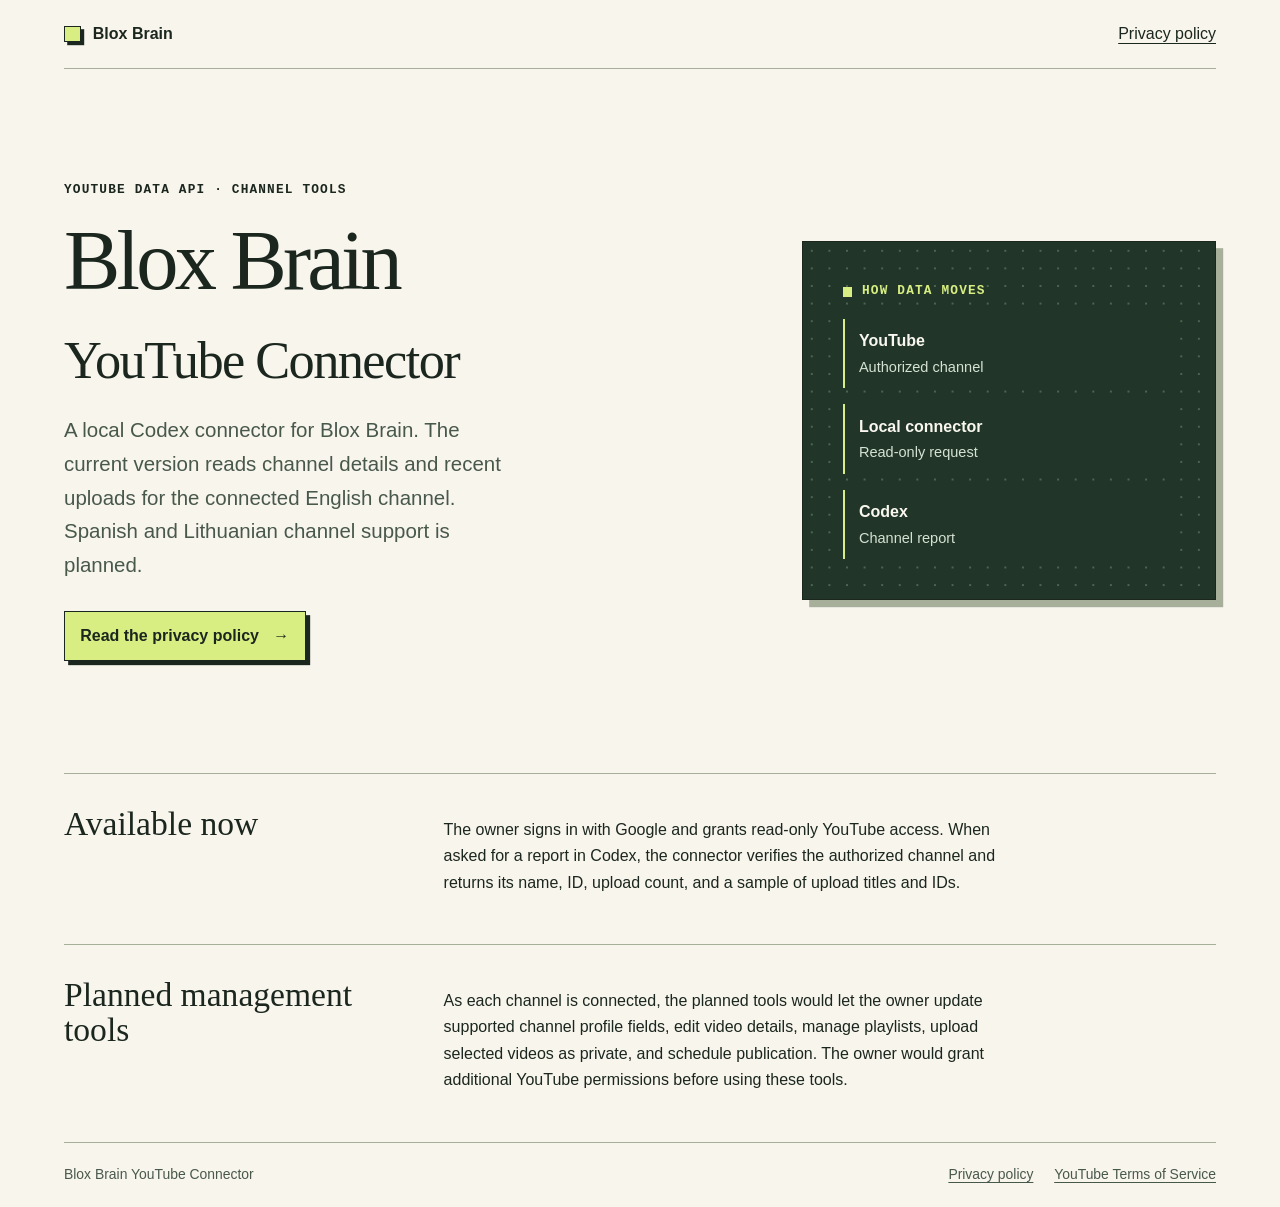
<file: index.html>
<!doctype html>
<html lang="en">
<head>
  <meta charset="utf-8">
  <meta name="viewport" content="width=device-width, initial-scale=1">
  <meta name="referrer" content="no-referrer">
  <meta name="description" content="Blox Brain YouTube Connector gives the channel owner access to YouTube in Codex, with channel reporting available and publishing tools planned.">
  <title>Blox Brain YouTube Connector</title>
  <link rel="stylesheet" href="styles.css">
</head>
<body>
  <a class="skip-link" href="#main">Skip to content</a>
  <header class="site-header wrap">
    <a class="wordmark" href="./"><span class="mark" aria-hidden="true"></span>Blox Brain</a>
    <nav aria-label="Main navigation"><a href="privacy.html">Privacy policy</a></nav>
  </header>

  <main id="main" class="wrap">
    <section class="hero" aria-labelledby="title">
      <div class="hero-copy">
        <p class="eyebrow">YouTube Data API · Channel tools</p>
        <h1 id="title">Blox Brain<br><span>YouTube Connector</span></h1>
        <p class="intro">A local Codex connector for Blox Brain. The current version reads channel details and recent uploads for the connected English channel. Spanish and Lithuanian channel support is planned.</p>
        <a class="button" href="privacy.html">Read the privacy policy <span aria-hidden="true">→</span></a>
      </div>

      <figure class="signal">
        <figcaption class="signal-caption"><span class="status-dot" aria-hidden="true"></span>How data moves</figcaption>
        <ol class="signal-track">
          <li><strong>YouTube</strong><span>Authorized channel</span></li>
          <li><strong>Local connector</strong><span>Read-only request</span></li>
          <li><strong>Codex</strong><span>Channel report</span></li>
        </ol>
      </figure>
    </section>

    <section class="details" aria-labelledby="about">
      <h2 id="about">Available now</h2>
      <p>The owner signs in with Google and grants read-only YouTube access. When asked for a report in Codex, the connector verifies the authorized channel and returns its name, ID, upload count, and a sample of upload titles and IDs.</p>
    </section>
    <section class="details" aria-labelledby="planned">
      <h2 id="planned">Planned management tools</h2>
      <p>As each channel is connected, the planned tools would let the owner update supported channel profile fields, edit video details, manage playlists, upload selected videos as private, and schedule publication. The owner would grant additional YouTube permissions before using these tools.</p>
    </section>
  </main>

  <footer class="site-footer wrap">
    <p>Blox Brain YouTube Connector</p>
    <nav aria-label="Site information">
      <a href="privacy.html">Privacy policy</a>
      <a href="https://www.youtube.com/t/terms">YouTube Terms of Service</a>
    </nav>
  </footer>
</body>
</html>
</file>
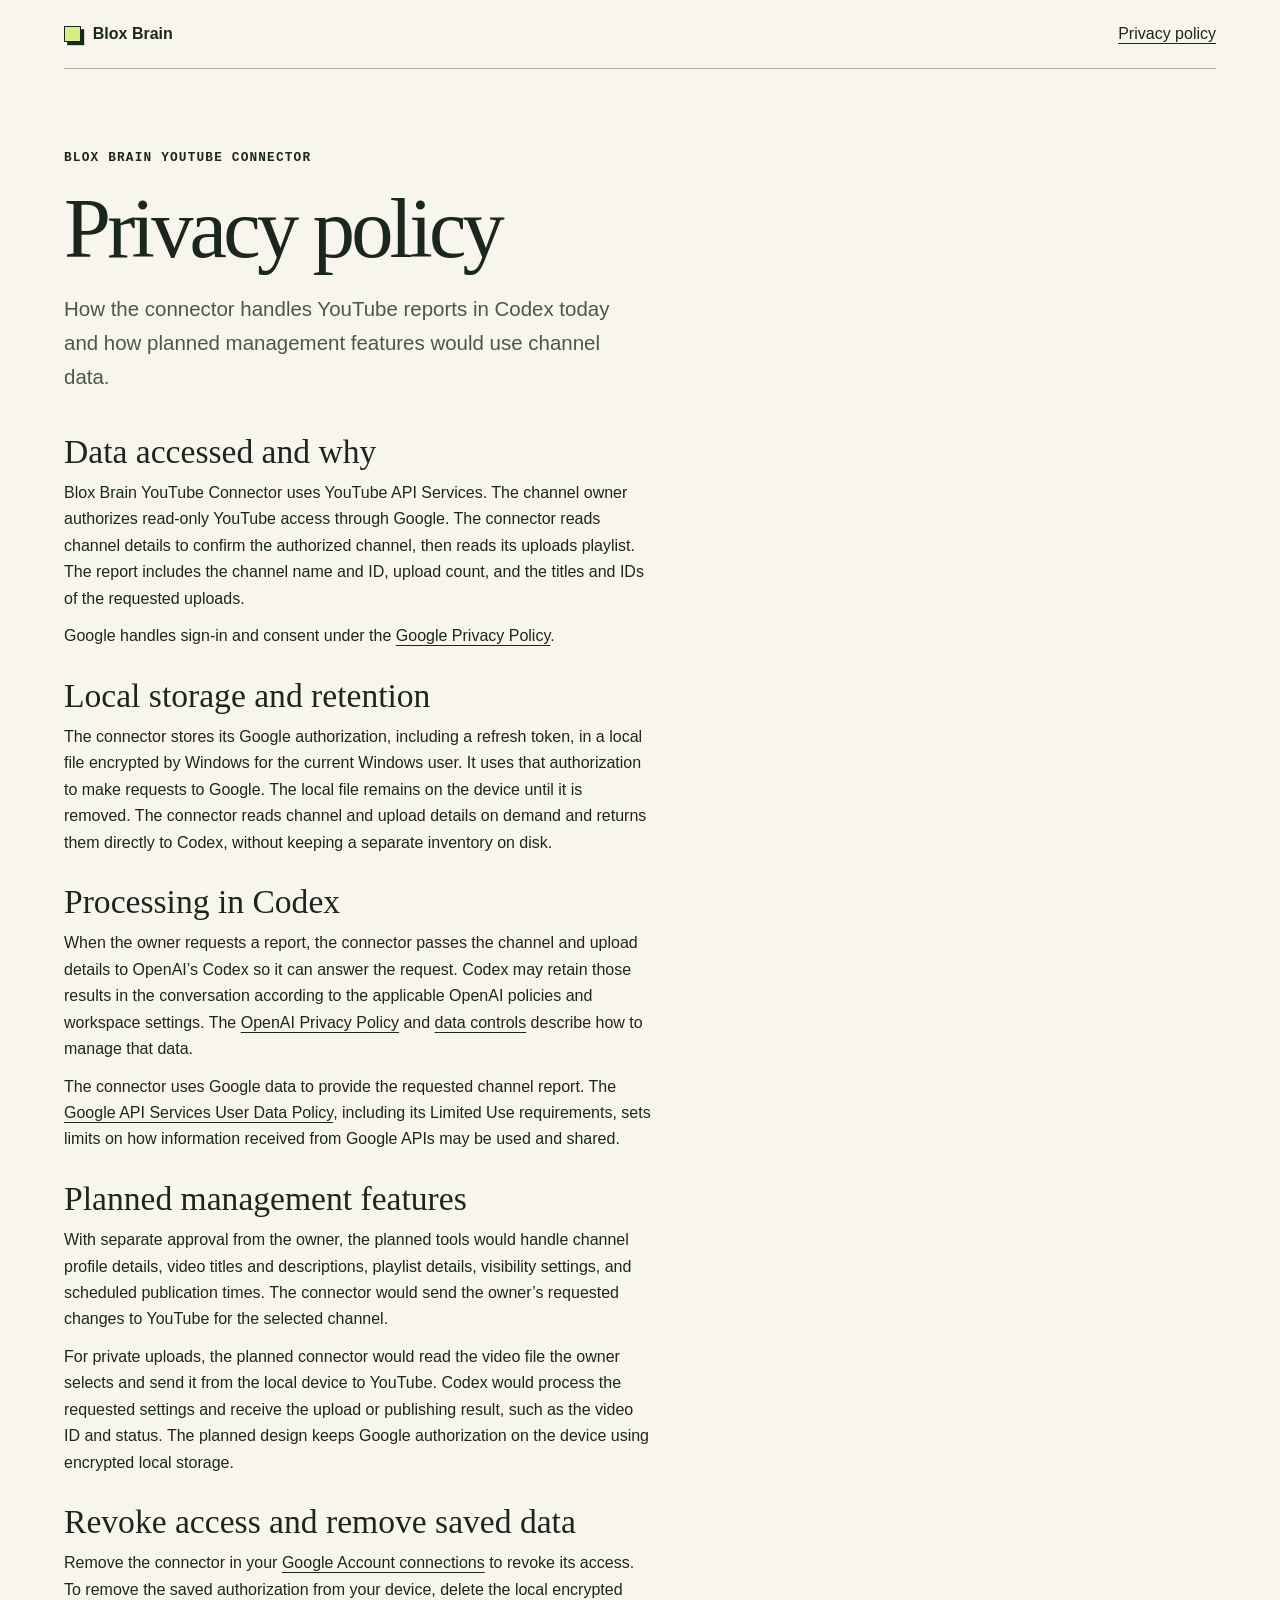
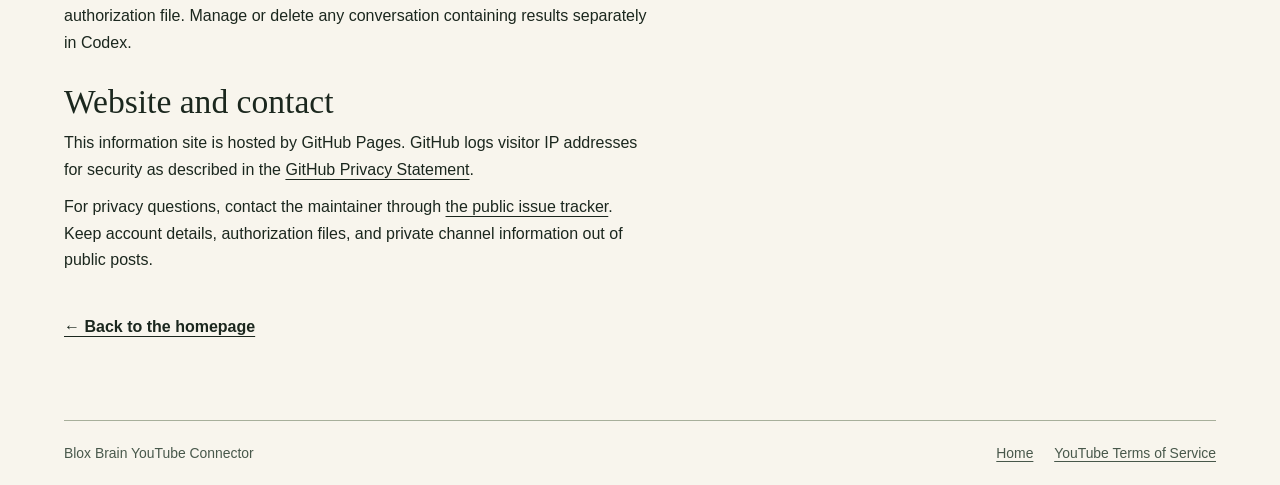
<file: privacy.html>
<!doctype html>
<html lang="en">
<head>
  <meta charset="utf-8">
  <meta name="viewport" content="width=device-width, initial-scale=1">
  <meta name="referrer" content="no-referrer">
  <meta name="description" content="How Blox Brain YouTube Connector accesses, uses, stores, and shares authorized YouTube data.">
  <title>Privacy Policy | Blox Brain YouTube Connector</title>
  <link rel="stylesheet" href="styles.css">
</head>
<body>
  <a class="skip-link" href="#main">Skip to content</a>
  <header class="site-header wrap">
    <a class="wordmark" href="./"><span class="mark" aria-hidden="true"></span>Blox Brain</a>
    <nav aria-label="Main navigation"><a href="privacy.html" aria-current="page">Privacy policy</a></nav>
  </header>

  <main id="main" class="wrap policy">
    <header class="policy-heading">
      <p class="eyebrow">Blox Brain YouTube Connector</p>
      <h1>Privacy policy</h1>
      <p class="intro">How the connector handles YouTube reports in Codex today and how planned management features would use channel data.</p>
    </header>

    <section aria-labelledby="access">
      <h2 id="access">Data accessed and why</h2>
      <p>Blox Brain YouTube Connector uses YouTube API Services. The channel owner authorizes read-only YouTube access through Google. The connector reads channel details to confirm the authorized channel, then reads its uploads playlist. The report includes the channel name and ID, upload count, and the titles and IDs of the requested uploads.</p>
      <p>Google handles sign-in and consent under the <a href="https://www.google.com/policies/privacy">Google Privacy Policy</a>.</p>
    </section>

    <section aria-labelledby="storage">
      <h2 id="storage">Local storage and retention</h2>
      <p>The connector stores its Google authorization, including a refresh token, in a local file encrypted by Windows for the current Windows user. It uses that authorization to make requests to Google. The local file remains on the device until it is removed. The connector reads channel and upload details on demand and returns them directly to Codex, without keeping a separate inventory on disk.</p>
    </section>

    <section aria-labelledby="sharing">
      <h2 id="sharing">Processing in Codex</h2>
      <p>When the owner requests a report, the connector passes the channel and upload details to OpenAI’s Codex so it can answer the request. Codex may retain those results in the conversation according to the applicable OpenAI policies and workspace settings. The <a href="https://openai.com/policies/privacy-policy/">OpenAI Privacy Policy</a> and <a href="https://help.openai.com/en/articles/7730893-data-controls-in-chatgpt">data controls</a> describe how to manage that data.</p>
      <p>The connector uses Google data to provide the requested channel report. The <a href="https://developers.google.com/terms/api-services-user-data-policy">Google API Services User Data Policy</a>, including its Limited Use requirements, sets limits on how information received from Google APIs may be used and shared.</p>
    </section>

    <section aria-labelledby="planned">
      <h2 id="planned">Planned management features</h2>
      <p>With separate approval from the owner, the planned tools would handle channel profile details, video titles and descriptions, playlist details, visibility settings, and scheduled publication times. The connector would send the owner’s requested changes to YouTube for the selected channel.</p>
      <p>For private uploads, the planned connector would read the video file the owner selects and send it from the local device to YouTube. Codex would process the requested settings and receive the upload or publishing result, such as the video ID and status. The planned design keeps Google authorization on the device using encrypted local storage.</p>
    </section>

    <section aria-labelledby="revoke">
      <h2 id="revoke">Revoke access and remove saved data</h2>
      <p>Remove the connector in your <a href="https://security.google.com/settings/security/permissions">Google Account connections</a> to revoke its access. To remove the saved authorization from your device, delete the local encrypted authorization file. Manage or delete any conversation containing results separately in Codex.</p>
    </section>

    <section aria-labelledby="website">
      <h2 id="website">Website and contact</h2>
      <p>This information site is hosted by GitHub Pages. GitHub logs visitor IP addresses for security as described in the <a href="https://docs.github.com/en/site-policy/privacy-policies/github-general-privacy-statement">GitHub Privacy Statement</a>.</p>
      <p>For privacy questions, contact the maintainer through <a href="https://github.com/kvr-coder/blox-brain-connector/issues">the public issue tracker</a>. Keep account details, authorization files, and private channel information out of public posts.</p>
    </section>

    <a class="back-link" href="./"><span aria-hidden="true">←</span> Back to the homepage</a>
  </main>

  <footer class="site-footer wrap">
    <p>Blox Brain YouTube Connector</p>
    <nav aria-label="Site information">
      <a href="./">Home</a>
      <a href="https://www.youtube.com/t/terms">YouTube Terms of Service</a>
    </nav>
  </footer>
</body>
</html>
</file>
<file: styles.css>
:root {
  color-scheme: light;
  --paper: #f8f5ed;
  --ink: #1b271e;
  --muted: #48584b;
  --line: #a7af9b;
  --accent: #d8ee82;
  --dark: #213628;
  --light: #f9f7ef;
  --subtle: #d5e2d3;
  --display: "Palatino Linotype", Palatino, Georgia, serif;
  --body: "Trebuchet MS", Verdana, sans-serif;
  --mono: Consolas, monospace;
  --gutter: clamp(1.25rem, 5vw, 4rem);
  --measure: 66ch;
  --layout: 72rem;
}

*, *::before, *::after { box-sizing: border-box; }

body {
  margin: 0;
  background: var(--paper);
  color: var(--ink);
  font: 1rem/1.65 var(--body);
}

a {
  color: inherit;
  text-underline-offset: 0.23em;
  text-decoration-thickness: 0.08em;
}

a:hover { text-decoration-thickness: 0.16em; }
a:focus-visible { outline: 0.17rem solid currentColor; outline-offset: 0.28rem; }

.skip-link {
  position: absolute;
  z-index: 1;
  top: 0.5rem;
  left: 0.5rem;
  padding: 0.5rem 1rem;
  background: var(--paper);
  transform: translateY(-150%);
}

.skip-link:focus { transform: translateY(0); }

.wrap {
  width: min(var(--layout), calc(100% - 2 * var(--gutter)));
  margin-inline: auto;
}

.site-header, .site-footer {
  display: flex;
  justify-content: space-between;
  align-items: center;
  flex-wrap: wrap;
  gap: 0.75rem 1.5rem;
  padding-block: 1.3rem;
}

.site-header { border-bottom: 1px solid var(--line); }

.wordmark {
  display: inline-flex;
  align-items: center;
  gap: 0.75rem;
  font-weight: bold;
  text-decoration: none;
}

.mark {
  width: 1.05rem;
  height: 1.05rem;
  background: var(--accent);
  border: 1px solid var(--ink);
  box-shadow: 0.2rem 0.2rem var(--ink);
}

.hero {
  display: grid;
  grid-template-columns: minmax(0, 1.3fr) minmax(0, 0.8fr);
  gap: var(--gutter);
  align-items: center;
  padding-block: clamp(3rem, 9vw, 7rem);
}

.eyebrow, .signal-caption {
  margin: 0 0 1.1rem;
  font: bold 0.8rem/1.45 var(--mono);
  letter-spacing: 0.09em;
  text-transform: uppercase;
}

h1, h2 {
  margin: 0;
  font-family: var(--display);
  line-height: 1.05;
  font-weight: normal;
}

h1 {
  font-size: clamp(2.75rem, 6.6vw, 6rem);
  letter-spacing: -0.045em;
}

.hero h1 span {
  display: inline-block;
  font-size: 0.62em;
  letter-spacing: -0.03em;
}

h2 { font-size: clamp(1.55rem, 3vw, 2.1rem); }

.intro {
  max-width: 39ch;
  margin: 1.15rem 0 1.8rem;
  color: var(--muted);
  font-size: clamp(1.05rem, 2vw, 1.28rem);
}

.button {
  display: inline-flex;
  align-items: center;
  gap: 0.9rem;
  padding: 0.68rem 0.95rem;
  background: var(--accent);
  border: 1px solid var(--ink);
  box-shadow: 0.26rem 0.26rem var(--ink);
  font-weight: bold;
  text-decoration: none;
}

.button:hover { text-decoration: underline; }

.signal {
  position: relative;
  margin: 0;
  padding: clamp(1.3rem, 4vw, 2.5rem);
  color: var(--light);
  background-color: var(--dark);
  background-image: radial-gradient(circle, #4c6451 1px, transparent 1px);
  background-size: 1.1rem 1.1rem;
  border: 1px solid var(--ink);
  box-shadow: 0.45rem 0.45rem var(--line);
}

.signal-caption {
  display: flex;
  align-items: center;
  gap: 0.6rem;
  color: var(--accent);
}

.status-dot {
  flex: 0 0 0.62rem;
  height: 0.62rem;
  background: var(--accent);
}

.signal-track { display: grid; gap: 1rem; margin: 0; padding: 0; list-style: none; }

.signal-track li {
  padding: 0.6rem 0.9rem;
  border-left: 2px solid var(--accent);
  background: var(--dark);
}

.signal-track strong, .signal-track span { display: block; }
.signal-track span { color: var(--subtle); font-size: 0.91rem; }

.details {
  display: grid;
  grid-template-columns: minmax(10rem, 0.45fr) minmax(0, 1fr);
  align-items: baseline;
  gap: 0.75rem 2rem;
  padding-block: 2rem 3rem;
  border-top: 1px solid var(--line);
}

.details p, .policy section p { max-width: var(--measure); }
.details p { margin: 0; }

.policy { padding-block: clamp(2.75rem, 7vw, 5rem); }
.policy-heading { margin-bottom: 2.5rem; }
.policy-heading .intro { max-width: 49ch; }
.policy section { margin: 0 0 1.75rem; }
.policy section p { margin: 0.7rem 0 0; }
.back-link { display: inline-block; margin-top: 0.75rem; font-weight: bold; }

.site-footer {
  align-items: baseline;
  border-top: 1px solid var(--line);
  color: var(--muted);
  font-size: 0.87rem;
}

.site-footer p { margin: 0; }
.site-footer nav { display: flex; flex-wrap: wrap; gap: 0.4rem 1.3rem; }

@media (max-width: 48rem) {
  .hero, .details { grid-template-columns: minmax(0, 1fr); }
  .hero { gap: 2.6rem; }
  .signal { max-width: 32rem; }
}

@media (max-width: 22rem) {
  .site-header, .site-footer { align-items: flex-start; flex-direction: column; }
}
</file>
